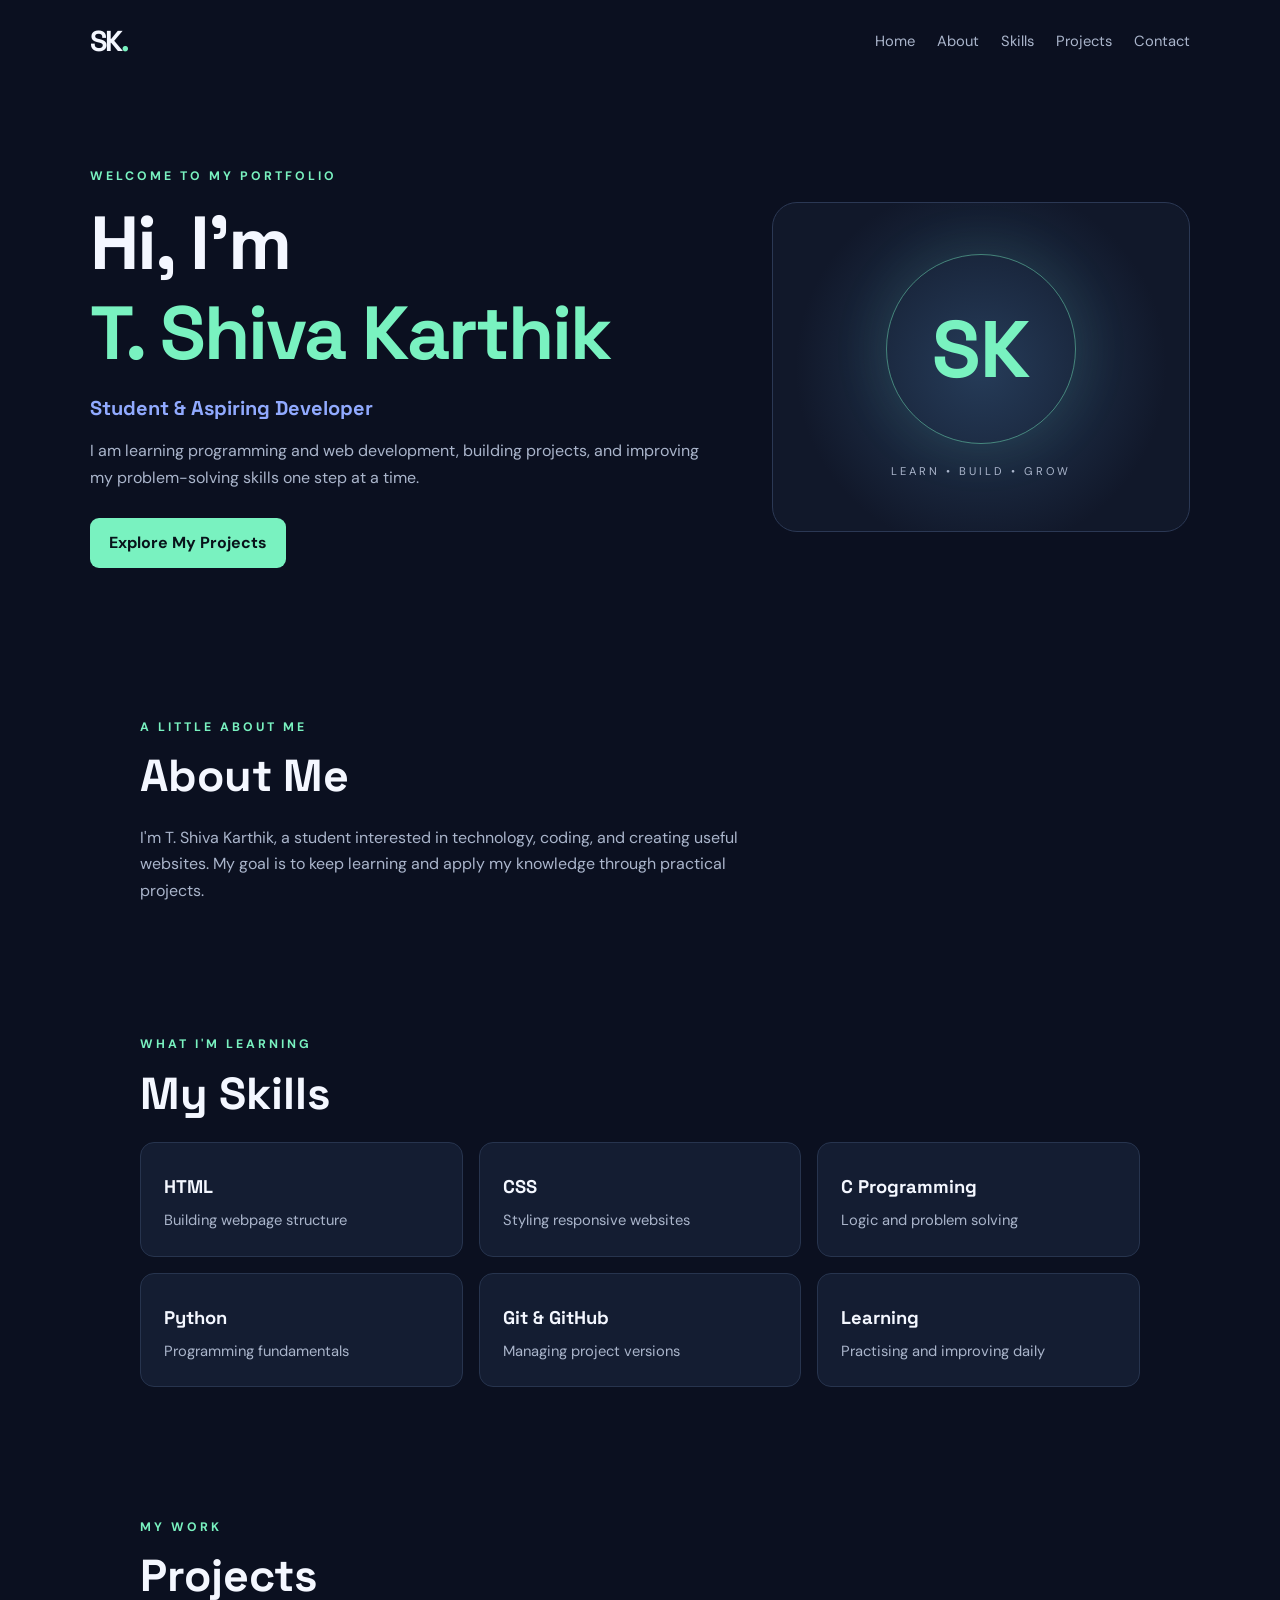
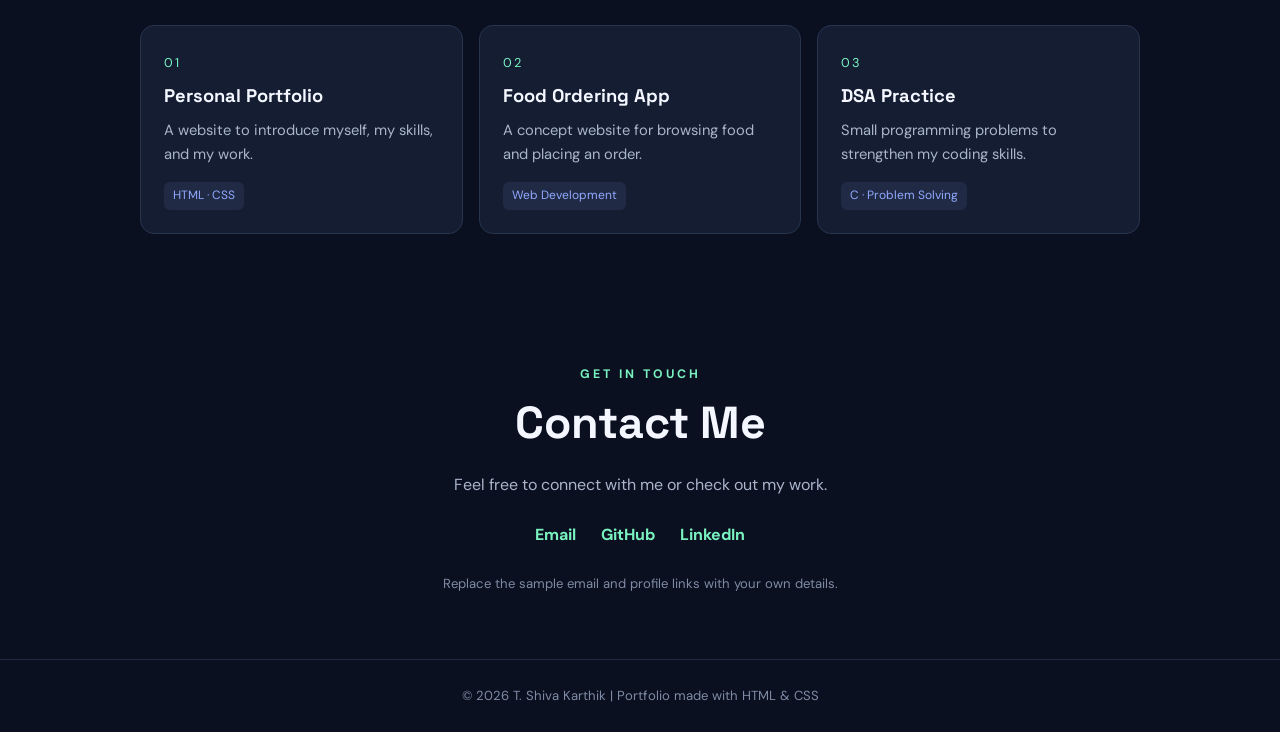
<file: Myprotolio/index.html>
<!DOCTYPE html>
<html lang="en">
<head>
  <meta charset="UTF-8">
  <meta name="viewport" content="width=device-width, initial-scale=1.0">
  <title>T. Shiva Karthik | Portfolio</title>
  <link rel="stylesheet" href="style.css">
</head>
<body>
  <header class="navbar">
    <a class="logo" href="#home">SK<span>.</span></a>
    <nav>
      <a href="#home">Home</a><a href="#about">About</a><a href="#skills">Skills</a><a href="#projects">Projects</a><a href="#contact">Contact</a>
    </nav>
  </header>
  <main>
    <section class="hero" id="home">
      <div>
        <p class="eyebrow">WELCOME TO MY PORTFOLIO</p>
        <h1>Hi, I'm<br><span>T. Shiva Karthik</span></h1>
        <h2>Student & Aspiring Developer</h2>
        <p class="intro">I am learning programming and web development, building projects, and improving my problem-solving skills one step at a time.</p>
        <a class="button" href="#projects">Explore My Projects</a>
      </div>
      <div class="profile-card"><div class="circle">SK</div><p>LEARN • BUILD • GROW</p></div>
    </section>
    <section class="section" id="about">
      <p class="eyebrow">A LITTLE ABOUT ME</p><h2>About Me</h2>
      <p class="muted">I'm T. Shiva Karthik, a student interested in technology, coding, and creating useful websites. My goal is to keep learning and apply my knowledge through practical projects.</p>
    </section>
    <section class="section" id="skills">
      <p class="eyebrow">WHAT I'M LEARNING</p><h2>My Skills</h2>
      <div class="grid skills"><div class="panel"><h3>HTML</h3><p>Building webpage structure</p></div><div class="panel"><h3>CSS</h3><p>Styling responsive websites</p></div><div class="panel"><h3>C Programming</h3><p>Logic and problem solving</p></div><div class="panel"><h3>Python</h3><p>Programming fundamentals</p></div><div class="panel"><h3>Git & GitHub</h3><p>Managing project versions</p></div><div class="panel"><h3>Learning</h3><p>Practising and improving daily</p></div></div>
    </section>
    <section class="section" id="projects">
      <p class="eyebrow">MY WORK</p><h2>Projects</h2>
      <div class="grid projects">
        <article class="panel"><span class="number">01</span><h3>Personal Portfolio</h3><p>A website to introduce myself, my skills, and my work.</p><span class="tag">HTML · CSS</span></article>
        <article class="panel"><span class="number">02</span><h3>Food Ordering App</h3><p>A concept website for browsing food and placing an order.</p><span class="tag">Web Development</span></article>
        <article class="panel"><span class="number">03</span><h3>DSA Practice</h3><p>Small programming problems to strengthen my coding skills.</p><span class="tag">C · Problem Solving</span></article>
      </div>
    </section>
    <section class="section contact" id="contact">
      <p class="eyebrow">GET IN TOUCH</p><h2>Contact Me</h2><p class="muted">Feel free to connect with me or check out my work.</p>
      <div class="links"><a href="mailto:your-email@example.com">Email</a><a href="https://github.com/" target="_blank" rel="noopener noreferrer">GitHub</a><a href="https://www.linkedin.com/" target="_blank" rel="noopener noreferrer">LinkedIn</a></div>
      <p class="hint">Replace the sample email and profile links with your own details.</p>
    </section>
  </main>
  <footer>© 2026 T. Shiva Karthik | Portfolio made with HTML & CSS</footer>
</body>
</html>
</file>
<file: Myprotolio/style.css>
@import url('https://fonts.googleapis.com/css2?family=DM+Sans:wght@400;500;600;700&family=Space+Grotesk:wght@400;500;600;700&display=swap');
:root{--bg:#0b1020;--panel:#141d32;--text:#f4f7ff;--muted:#aab5cb;--accent:#79f2c0;--blue:#91aaff}
*{box-sizing:border-box;margin:0;padding:0}html{scroll-behavior:smooth}body{background:var(--bg);color:var(--text);font-family:'DM Sans',sans-serif;line-height:1.65}a{color:inherit;text-decoration:none}.navbar{width:min(1100px,90%);margin:auto;min-height:82px;display:flex;justify-content:space-between;align-items:center;gap:20px}.logo{font:700 1.8rem 'Space Grotesk',sans-serif;letter-spacing:-2px}.logo span,h1 span{color:var(--accent)}nav{display:flex;gap:22px;flex-wrap:wrap}nav a{color:var(--muted);font-size:.92rem}nav a:hover,.links a:hover{color:var(--accent)}.hero{width:min(1100px,90%);margin:auto;min-height:570px;padding:70px 0;display:grid;grid-template-columns:1.2fr .8fr;gap:55px;align-items:center}.eyebrow{color:var(--accent);font-size:.77rem;font-weight:700;letter-spacing:3px;margin-bottom:12px}h1,h2,h3{font-family:'Space Grotesk',sans-serif;line-height:1.2}h1{font-size:clamp(2.8rem,6vw,4.7rem);letter-spacing:-2px}h1 span{display:inline-block}.hero h2{font-size:1.25rem;color:var(--blue);margin:18px 0}.intro,.muted{color:var(--muted);max-width:620px}.intro{margin-bottom:27px}.button{display:inline-block;background:var(--accent);color:#08131a;font-weight:700;padding:12px 19px;border-radius:9px}.button:hover{transform:translateY(-2px);background:#a5ffdc}.profile-card{min-height:330px;border:1px solid #2b3854;border-radius:25px;background:radial-gradient(circle at center,#263c59,#11182a 70%);display:flex;align-items:center;justify-content:center;flex-direction:column;gap:18px}.circle{width:190px;height:190px;border:1px solid #79f2c077;border-radius:50%;display:grid;place-items:center;color:var(--accent);font:700 5rem 'Space Grotesk',sans-serif;box-shadow:0 0 60px #79f2c01c}.profile-card p{font-size:.7rem;letter-spacing:3px;color:var(--muted)}.section{width:min(1000px,90%);margin:auto;padding:65px 0}.section h2{font-size:clamp(2rem,4vw,2.8rem);margin-bottom:22px}.grid{display:grid;gap:16px}.skills{grid-template-columns:repeat(3,1fr)}.projects{grid-template-columns:repeat(3,1fr)}.panel{padding:23px;border:1px solid #27344e;border-radius:14px;background:var(--panel)}.panel h3{margin:10px 0;font-size:1.15rem}.panel p{color:var(--muted);font-size:.92rem}.number{color:var(--accent);font-size:.8rem;letter-spacing:2px}.tag{display:inline-block;margin-top:16px;padding:4px 9px;border-radius:6px;background:#91aaff18;color:var(--blue);font-size:.75rem}.panel:hover{border-color:var(--accent);transform:translateY(-3px);transition:.2s}.contact{text-align:center}.contact .muted{margin:auto}.links{display:flex;justify-content:center;gap:25px;flex-wrap:wrap;margin:24px 0}.links a{color:var(--accent);font-weight:700}.hint,footer{color:#7f8ba5;font-size:.82rem}footer{text-align:center;border-top:1px solid #202a40;padding:25px 12px}@media(max-width:760px){.navbar{padding:18px 0;align-items:flex-start;flex-direction:column}nav{gap:14px}.hero{grid-template-columns:1fr;padding-top:40px;gap:35px}.profile-card{min-height:260px}.skills,.projects{grid-template-columns:1fr}.section{padding:48px 0}}
</file>
